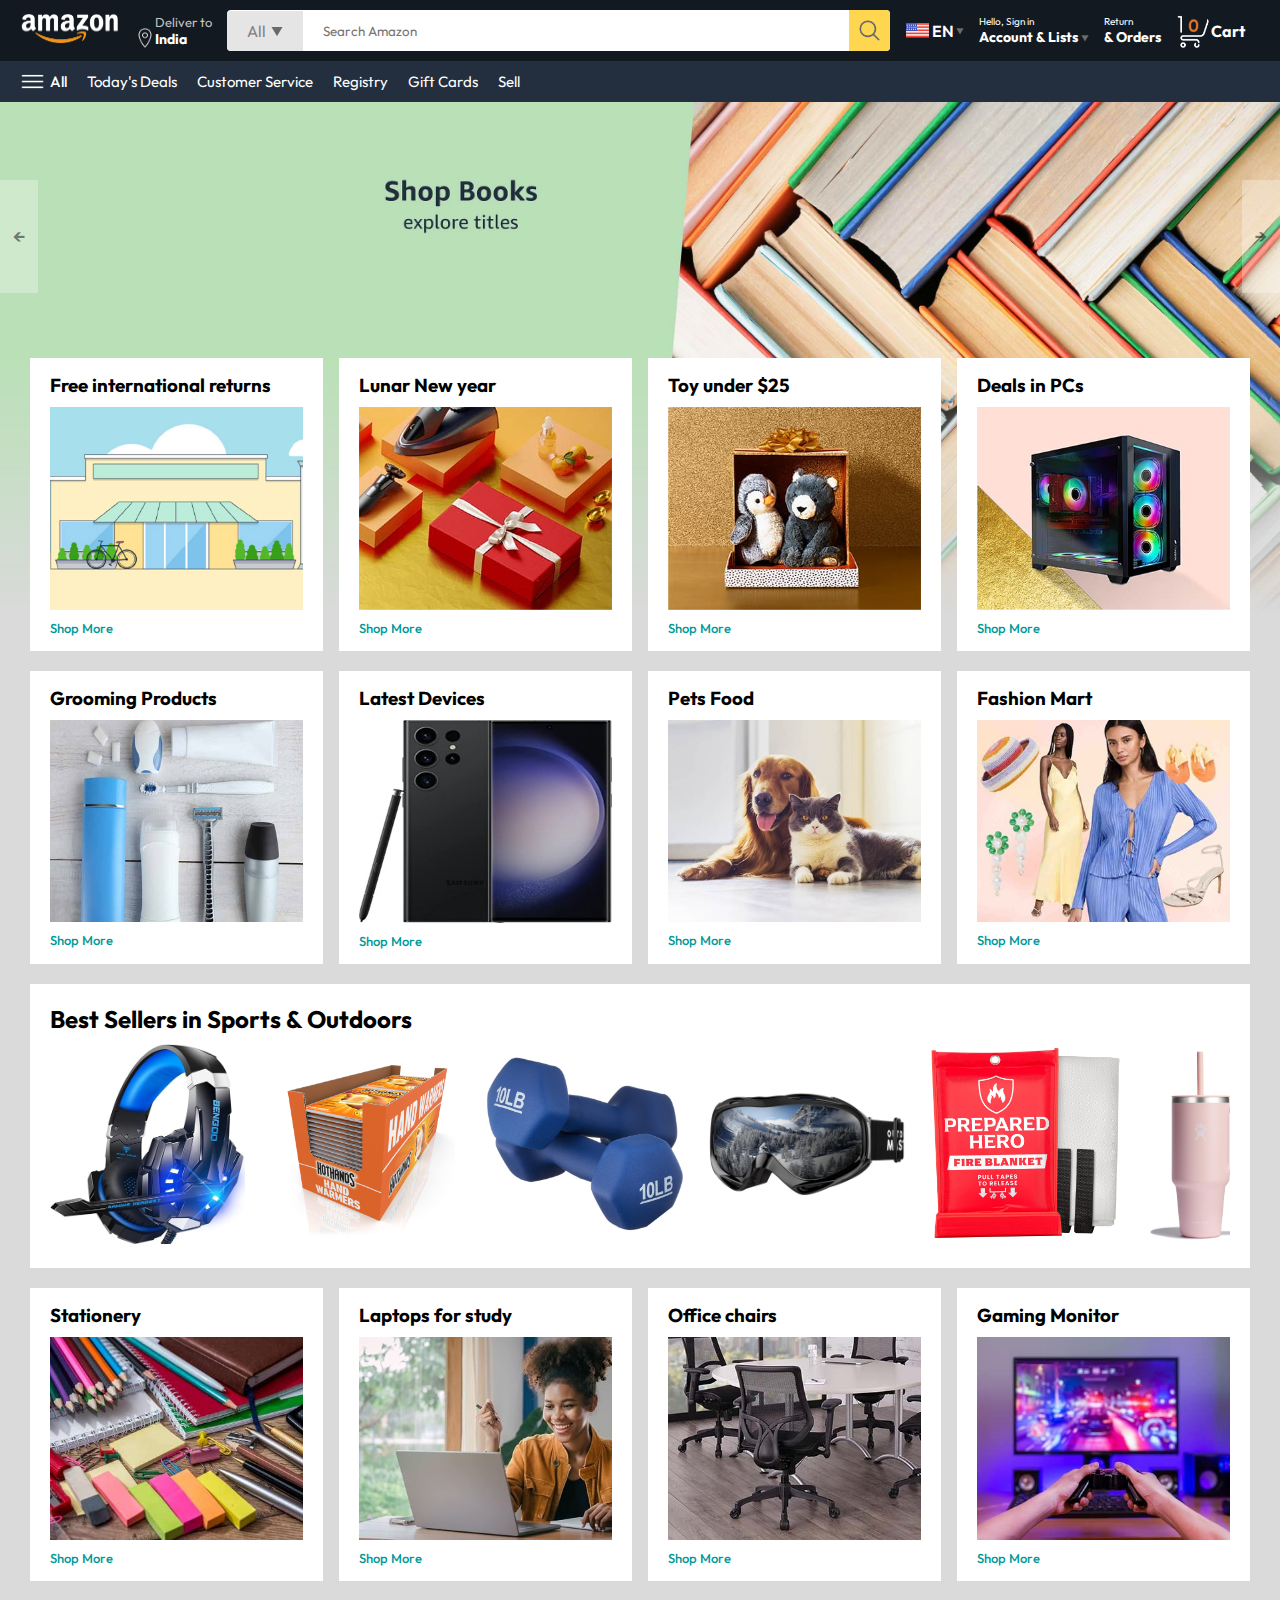
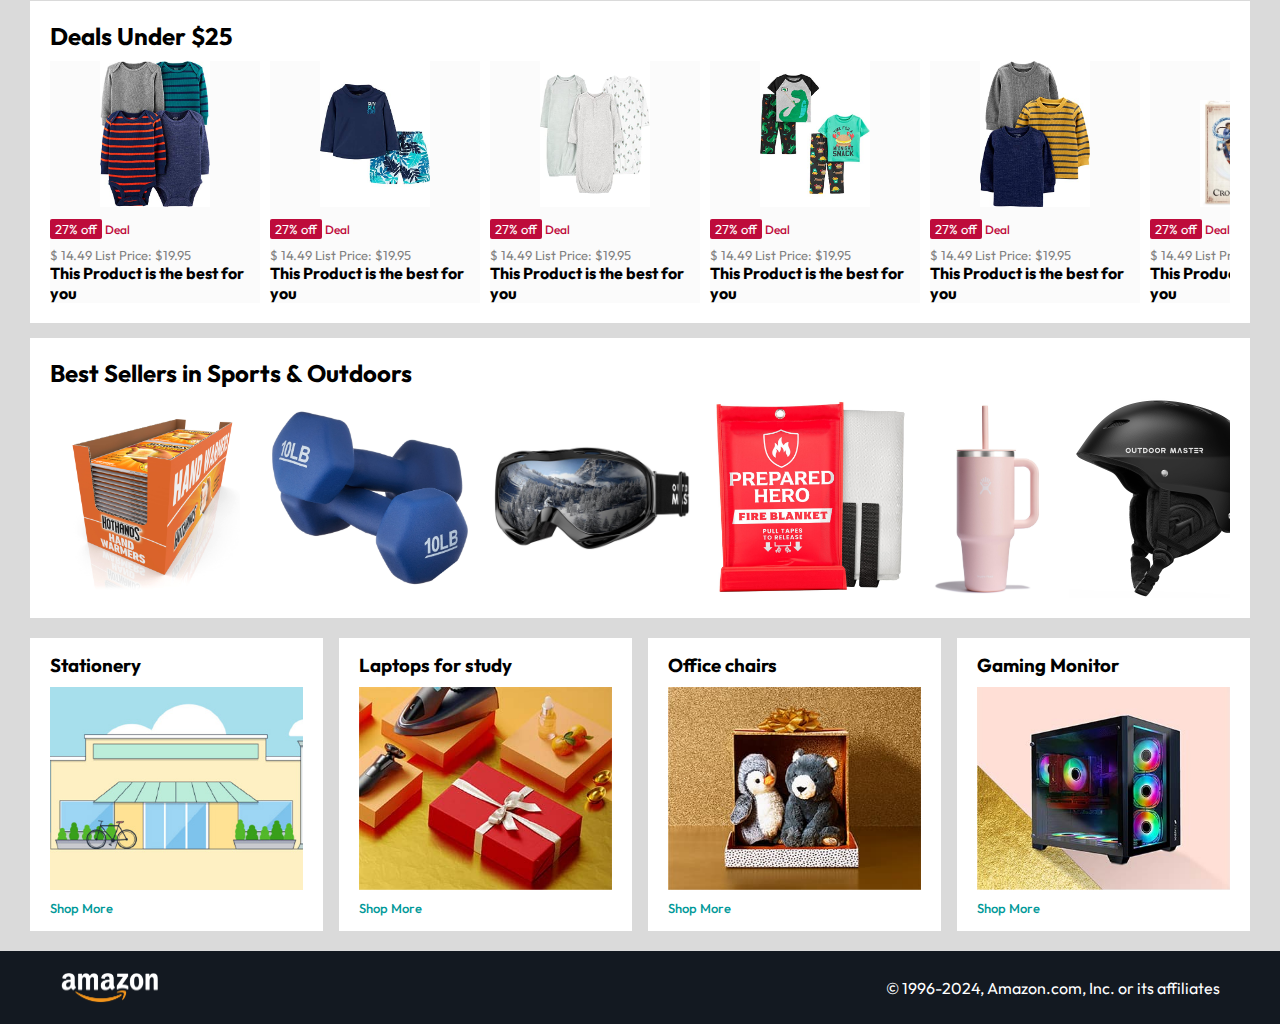
<file: index.html>
<!DOCTYPE html>
<html lang="en">
  <head>
    <meta charset="UTF-8" />
    <meta name="viewport" content="width=device-width, initial-scale=1.0" />
    <title>Amazon clone</title>

    <link rel="stylesheet" href="./css/style.css" />
  </head>
  <body>
    <nav>
      <a href="/">
        <img src="./assets/amazon_logo.png" alt="logo" width="100" />
      </a>

      <div class="nav-country">
        <img src="./assets/location_icon.png" height="20" alt="location" />
        <div>
          <p>Deliver to</p>
          <h1>India</h1>
        </div>
      </div>

      <div class="nav-search">
        <div class="nav-search-category">
          <p>All</p>
          <img src="./assets/dropdown_icon.png" height="12" />
        </div>
        <input
          type="text"
          class="nav-search-input"
          placeholder="Search Amazon"
        />
        <img src="./assets/search_icon.png" class="nav-search-icon" />
      </div>

      <div class="nav-language">
        <img src="./assets/us_flag.png" width="25px" />
        <p>EN</p>
        <img src="./assets/dropdown_icon.png" width="8px" />
      </div>

      <div class="nav-text">
        <p>Hello, Sign in</p>
        <h1>
          Account & Lists <img src="./assets/dropdown_icon.png" width="8px" />
        </h1>
      </div>

      <div class="nav-text">
        <p>Return</p>
        <h1>& Orders</h1>
      </div>

      <a href="" class="nav-cart">
        <img src="./assets/cart_icon.png" width="35px" />
        <h4>Cart</h4>
      </a>
    </nav>

    <div class="nav-bottom">
      <div>
        <img src="./assets/menu_icon.png" width="25px" />
        <p>All</p>
      </div>
      <p>Today's Deals</p>
      <p>Customer Service</p>
      <p>Registry</p>
      <p>Gift Cards</p>
      <p>Sell</p>
    </div>

    <div class="header-slider">
      <a href="#" class="control_prev">&#8592;</a>
      <a href="#" class="control_next">&#8594;</a>
      <ul>
        <img src="./assets/header1.jpg" class="header-img" />
        <img src="./assets/header2.jpg" class="header-img" />
        <img src="./assets/header3.jpg" class="header-img" />
        <img src="./assets/header4.jpg" class="header-img" />
        <img src="./assets/header5.jpg" class="header-img" />
        <img src="./assets/header6.jpg" class="header-img" />
      </ul>
    </div>

    <div class="box-row header-box">
      <div class="box-col">
        <h3>Free international returns</h3>
        <img src="./assets/box1-1.jpg" />
        <a href="/">Shop More</a>
      </div>
      <div class="box-col">
        <h3>Lunar New year</h3>
        <img src="./assets/box1-2.jpg" />
        <a href="/">Shop More</a>
      </div>
      <div class="box-col">
        <h3>Toy under $25</h3>
        <img src="./assets/box1-3.jpg" />
        <a href="/">Shop More</a>
      </div>
      <div class="box-col">
        <h3>Deals in PCs</h3>
        <img src="./assets/box1-4.jpg" />
        <a href="/">Shop More</a>
      </div>
    </div>

    <div class="box-row">
      <div class="box-col">
        <h3>Grooming Products</h3>
        <img src="./assets/box2-1.jpg" />
        <a href="/">Shop More</a>
      </div>
      <div class="box-col">
        <h3>Latest Devices</h3>
        <img src="./assets/box2-2.jpg" />
        <a href="/">Shop More</a>
      </div>
      <div class="box-col">
        <h3>Pets Food</h3>
        <img src="./assets/box2-3.jpg" />
        <a href="/">Shop More</a>
      </div>
      <div class="box-col">
        <h3>Fashion Mart</h3>
        <img src="./assets/box2-4.jpg" />
        <a href="/">Shop More</a>
      </div>
    </div>

    <div class="product-slider">
      <h2>Best Sellers in Sports & Outdoors</h2>
      <div class="products">
        <a href="/product.html">
          <img src="./assets/product_img.jpg" />
        </a>
        <img src="./assets/product1-1.jpg" />
        <img src="./assets/product1-2.jpg" />
        <img src="./assets/product1-3.jpg" />
        <img src="./assets/product1-4.jpg" />
        <img src="./assets/product1-5.jpg" />
        <img src="./assets/product1-6.jpg" />
        <img src="./assets/product1-7.jpg" />
        <img src="./assets/product1-8.jpg" />
        <img src="./assets/product1-9.jpg" />
        <img src="./assets/product1-10.jpg" />
      </div>
    </div>

    <div class="box-row">
      <div class="box-col">
        <h3>Stationery</h3>
        <img src="./assets/box3-1.jpg" />
        <a href="/">Shop More</a>
      </div>
      <div class="box-col">
        <h3>Laptops for study</h3>
        <img src="./assets/box3-2.jpg" />
        <a href="/">Shop More</a>
      </div>
      <div class="box-col">
        <h3>Office chairs</h3>
        <img src="./assets/box3-3.jpg" />
        <a href="/">Shop More</a>
      </div>
      <div class="box-col">
        <h3>Gaming Monitor</h3>
        <img src="./assets/box3-4.jpg" />
        <a href="/">Shop More</a>
      </div>
    </div>

    <div class="product-slider-with-price">
      <h2>Deals Under $25</h2>
      <div class="products">
        <div class="product-card">
          <div class="product-img-container">
            <img src="./assets/product2-1.jpg" />
          </div>
          <div class="product-offer">
            <p>27% off</p>
            <span>Deal</span>
          </div>
          <p class="product-price">$ <span>14.49</span> List Price: $19.95</p>
          <h4>This Product is the best for you</h4>
        </div>

        <div class="product-card">
          <div class="product-img-container">
            <img src="./assets/product2-2.jpg" />
          </div>
          <div class="product-offer">
            <p>27% off</p>
            <span>Deal</span>
          </div>
          <p class="product-price">$ <span>14.49</span> List Price: $19.95</p>
          <h4>This Product is the best for you</h4>
        </div>

        <div class="product-card">
          <div class="product-img-container">
            <img src="./assets/product2-3.jpg" />
          </div>
          <div class="product-offer">
            <p>27% off</p>
            <span>Deal</span>
          </div>
          <p class="product-price">$ <span>14.49</span> List Price: $19.95</p>
          <h4>This Product is the best for you</h4>
        </div>

        <div class="product-card">
          <div class="product-img-container">
            <img src="./assets/product2-4.jpg" />
          </div>
          <div class="product-offer">
            <p>27% off</p>
            <span>Deal</span>
          </div>
          <p class="product-price">$ <span>14.49</span> List Price: $19.95</p>
          <h4>This Product is the best for you</h4>
        </div>

        <div class="product-card">
          <div class="product-img-container">
            <img src="./assets/product2-5.jpg" />
          </div>
          <div class="product-offer">
            <p>27% off</p>
            <span>Deal</span>
          </div>
          <p class="product-price">$ <span>14.49</span> List Price: $19.95</p>
          <h4>This Product is the best for you</h4>
        </div>

        <div class="product-card">
          <div class="product-img-container">
            <img src="./assets/product2-6.jpg" />
          </div>
          <div class="product-offer">
            <p>27% off</p>
            <span>Deal</span>
          </div>
          <p class="product-price">$ <span>14.49</span> List Price: $19.95</p>
          <h4>This Product is the best for you</h4>
        </div>

        <div class="product-card">
          <div class="product-img-container">
            <img src="./assets/product2-7.jpg" />
          </div>
          <div class="product-offer">
            <p>27% off</p>
            <span>Deal</span>
          </div>
          <p class="product-price">$ <span>14.49</span> List Price: $19.95</p>
          <h4>This Product is the best for you</h4>
        </div>

        <div class="product-card">
          <div class="product-img-container">
            <img src="./assets/product2-8.jpg" />
          </div>
          <div class="product-offer">
            <p>27% off</p>
            <span>Deal</span>
          </div>
          <p class="product-price">$ <span>14.49</span> List Price: $19.95</p>
          <h4>This Product is the best for you</h4>
        </div>

        <div class="product-card">
          <div class="product-img-container">
            <img src="./assets/product2-9.jpg" />
          </div>
          <div class="product-offer">
            <p>27% off</p>
            <span>Deal</span>
          </div>
          <p class="product-price">$ <span>14.49</span> List Price: $19.95</p>
          <h4>This Product is the best for you</h4>
        </div>

        <div class="product-card">
          <div class="product-img-container">
            <img src="./assets/product2-10.jpg" />
          </div>
          <div class="product-offer">
            <p>27% off</p>
            <span>Deal</span>
          </div>
          <p class="product-price">$ <span>14.49</span> List Price: $19.95</p>
          <h4>This Product is the best for you</h4>
        </div>

        <div class="product-card">
          <div class="product-img-container">
            <img src="./assets/product2-11.jpg" />
          </div>
          <div class="product-offer">
            <p>27% off</p>
            <span>Deal</span>
          </div>
          <p class="product-price">$ <span>14.49</span> List Price: $19.95</p>
          <h4>This Product is the best for you</h4>
        </div>

        <div class="product-card">
          <div class="product-img-container">
            <img src="./assets/product2-12.jpg" />
          </div>
          <div class="product-offer">
            <p>27% off</p>
            <span>Deal</span>
          </div>
          <p class="product-price">$ <span>14.49</span> List Price: $19.95</p>
          <h4>This Product is the best for you</h4>
        </div>
      </div>
    </div>

    <div class="product-slider">
      <h2>Best Sellers in Sports & Outdoors</h2>
      <div class="products">
        <img src="./assets/product1-1.jpg" />
        <img src="./assets/product1-2.jpg" />
        <img src="./assets/product1-3.jpg" />
        <img src="./assets/product1-4.jpg" />
        <img src="./assets/product1-5.jpg" />
        <img src="./assets/product1-6.jpg" />
        <img src="./assets/product1-7.jpg" />
        <img src="./assets/product1-8.jpg" />
        <img src="./assets/product1-9.jpg" />
        <img src="./assets/product1-10.jpg" />
      </div>
    </div>

    <div class="box-row">
      <div class="box-col">
        <h3>Stationery</h3>
        <img src="./assets/box1-1.jpg" />
        <a href="/">Shop More</a>
      </div>
      <div class="box-col">
        <h3>Laptops for study</h3>
        <img src="./assets/box1-2.jpg" />
        <a href="/">Shop More</a>
      </div>
      <div class="box-col">
        <h3>Office chairs</h3>
        <img src="./assets/box1-3.jpg" />
        <a href="/">Shop More</a>
      </div>
      <div class="box-col">
        <h3>Gaming Monitor</h3>
        <img src="./assets/box1-4.jpg" />
        <a href="/">Shop More</a>
      </div>
    </div>

    <footer>
      <img src="./assets/amazon_logo.png" width="100" />
      <p>© 1996-2024, Amazon.com, Inc. or its affiliates</p>
    </footer>

    <script src="./js/index.js"></script>
  </body>
</html>
</file>
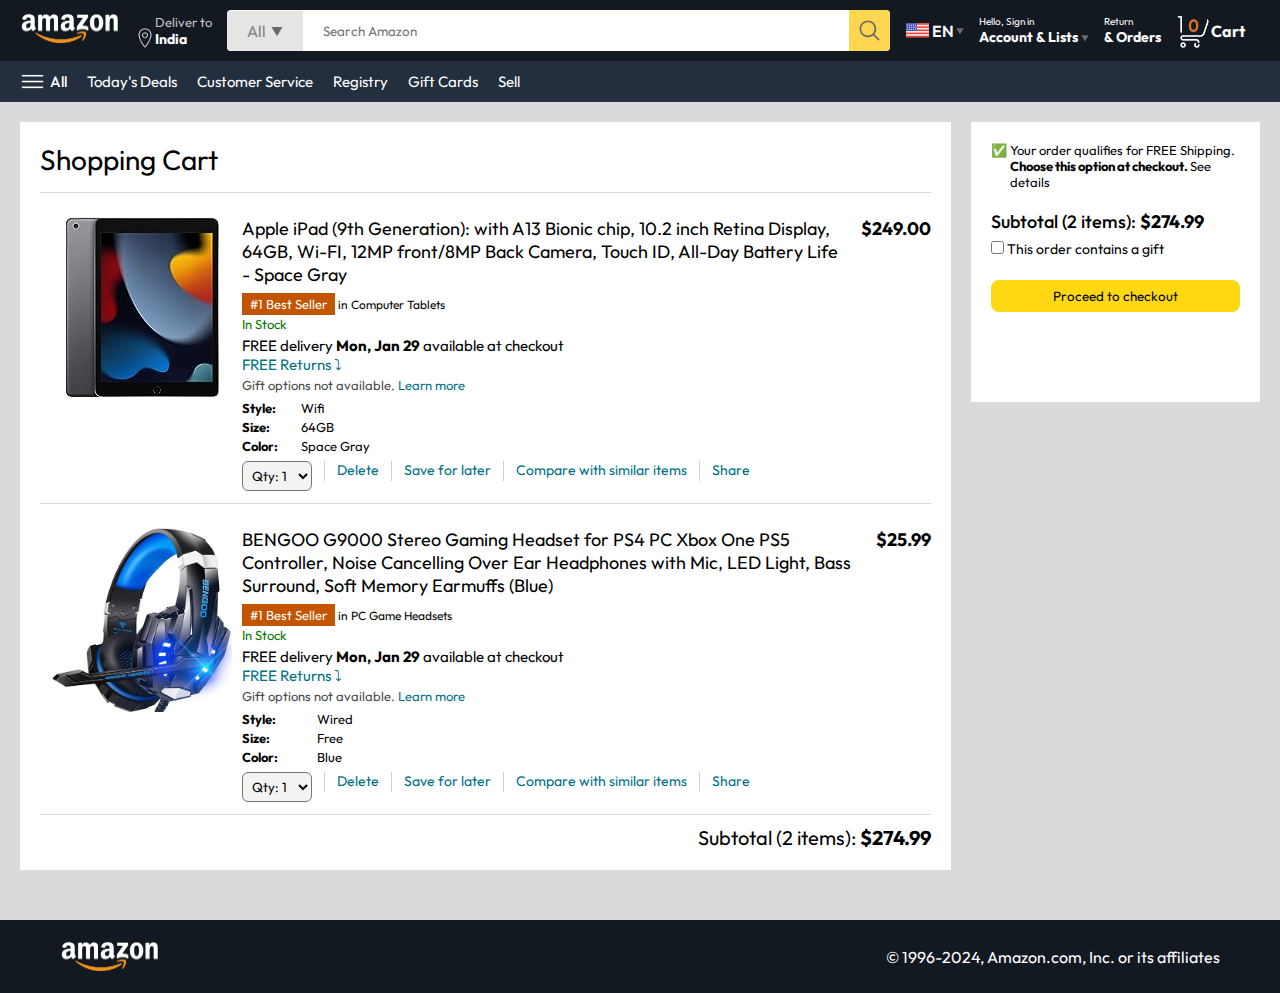
<file: cart.html>
<!DOCTYPE html>
<html lang="en">
  <head>
    <meta charset="UTF-8" />
    <meta name="viewport" content="width=device-width, initial-scale=1.0" />
    <title>Cart</title>

    <link rel="stylesheet" href="./css/style.css" />
    <link rel="stylesheet" href="./css/cart.css" />
  </head>
  <body>
    <nav>
      <a href="/">
        <img src="./assets/amazon_logo.png" alt="logo" width="100" />
      </a>

      <div class="nav-country">
        <img src="./assets/location_icon.png" height="20" alt="location" />
        <div>
          <p>Deliver to</p>
          <h1>India</h1>
        </div>
      </div>

      <div class="nav-search">
        <div class="nav-search-category">
          <p>All</p>
          <img src="./assets/dropdown_icon.png" height="12" />
        </div>
        <input
          type="text"
          class="nav-search-input"
          placeholder="Search Amazon"
        />
        <img src="./assets/search_icon.png" class="nav-search-icon" />
      </div>

      <div class="nav-language">
        <img src="./assets/us_flag.png" width="25px" />
        <p>EN</p>
        <img src="./assets/dropdown_icon.png" width="8px" />
      </div>

      <div class="nav-text">
        <p><a href="./signin.html">Hello, Sign in</a></p>
        <h1>
          Account & Lists <img src="./assets/dropdown_icon.png" width="8px" />
        </h1>
      </div>

      <div class="nav-text">
        <p>Return</p>
        <h1>& Orders</h1>
      </div>

      <a href="" class="nav-cart">
        <img src="./assets/cart_icon.png" width="35px" />
        <h4>Cart</h4>
      </a>
    </nav>

    <div class="nav-bottom">
      <div>
        <img src="./assets/menu_icon.png" width="25px" />
        <p>All</p>
      </div>
      <p>Today's Deals</p>
      <p>Customer Service</p>
      <p>Registry</p>
      <p>Gift Cards</p>
      <p>Sell</p>
    </div>

    <div class="cart">
      <div class="cart-left">
        <h1>Shopping Cart</h1>

        <hr />

        <div class="product-cart-list">
          <img src="./assets/ipad_img.jpg" width="180px" />

          <div>
            <div class="product-cart-title-price">
              <p>
                Apple iPad (9th Generation): with A13 Bionic chip, 10.2 inch
                Retina Display, 64GB, Wi-FI, 12MP front/8MP Back Camera, Touch
                ID, All-Day Battery Life - Space Gray
              </p>

              <p><b>$249.00</b></p>
            </div>

            <p class="product-cart-bestseller">
              <span>#1 Best Seller</span> in Computer Tablets
            </p>

            <p class="product-cart-stock">In Stock</p>

            <p class="product-cart-delivery">
              FREE delivery <b>Mon, Jan 29</b> available at checkout
            </p>

            <p class="product-cart-return">FREE Returns &cudarrr;</p>

            <p class="product-cart-gift-option">
              Gift options not available. <span>Learn more</span>
            </p>

            <div class="product-cart-specs">
              <p><b>Style:</b></p>
              <p>Wifi</p>
              <p><b>Size:</b></p>
              <p>64GB</p>
              <p><b>Color:</b></p>
              <p>Space Gray</p>
            </div>

            <div class="cart-list-action">
              <select>
                <option value="Qty: 1">Qty: 1</option>
                <option value="Qty: 2">Qty: 2</option>
                <option value="Qty: 3">Qty: 3</option>
                <option value="Qty: 4">Qty: 4</option>
                <option value="Qty: 5">Qty: 5</option>
              </select>

              <hr />

              <p class="action-btn">Delete</p>

              <hr />

              <p class="action-btn">Save for later</p>

              <hr />

              <p class="action-btn">Compare with similar items</p>

              <hr />

              <p class="action-btn">Share</p>
            </div>
          </div>
        </div>

        <hr />

        <div class="product-cart-list">
          <img src="./assets/product_img.jpg" width="180px" />

          <div>
            <div class="product-cart-title-price">
              <p>
                BENGOO G9000 Stereo Gaming Headset for PS4 PC Xbox One PS5
                Controller, Noise Cancelling Over Ear Headphones with Mic, LED
                Light, Bass Surround, Soft Memory Earmuffs (Blue)
              </p>

              <p><b>$25.99</b></p>
            </div>

            <p class="product-cart-bestseller">
              <span>#1 Best Seller</span> in PC Game Headsets
            </p>

            <p class="product-cart-stock">In Stock</p>

            <p class="product-cart-delivery">
              FREE delivery <b>Mon, Jan 29</b> available at checkout
            </p>

            <p class="product-cart-return">FREE Returns &cudarrr;</p>

            <p class="product-cart-gift-option">
              Gift options not available. <span>Learn more</span>
            </p>

            <div class="product-cart-specs">
              <p><b>Style:</b></p>
              <p>Wired</p>
              <p><b>Size:</b></p>
              <p>Free</p>
              <p><b>Color:</b></p>
              <p>Blue</p>
            </div>

            <div class="cart-list-action">
              <select>
                <option value="Qty: 1">Qty: 1</option>
                <option value="Qty: 2">Qty: 2</option>
                <option value="Qty: 3">Qty: 3</option>
                <option value="Qty: 4">Qty: 4</option>
                <option value="Qty: 5">Qty: 5</option>
              </select>

              <hr />

              <p class="action-btn">Delete</p>

              <hr />

              <p class="action-btn">Save for later</p>

              <hr />

              <p class="action-btn">Compare with similar items</p>

              <hr />

              <p class="action-btn">Share</p>
            </div>
          </div>
        </div>

        <hr />

        <div class="cart-list-subtotal">Subtotal (2 items): <b>$274.99</b></div>
      </div>

      <div class="cart-right">
        <div class="cart-free-delivery">
          <p>&#9989;</p>
          <p>
            Your order qualifies for FREE Shipping.
            <b>Choose this option at checkout. </b> See details
          </p>
        </div>

        <p class="cart-subtotal">Subtotal (2 items): <b>$274.99</b></p>

        <p class="cart-right-gift">
          <input type="checkbox" /> This order contains a gift
        </p>

        <button>Proceed to checkout</button>
      </div>
    </div>

    <footer class="footer-cart">
      <img src="./assets/amazon_logo.png" width="100" />
      <p>© 1996-2024, Amazon.com, Inc. or its affiliates</p>
    </footer>
  </body>
</html>
</file>
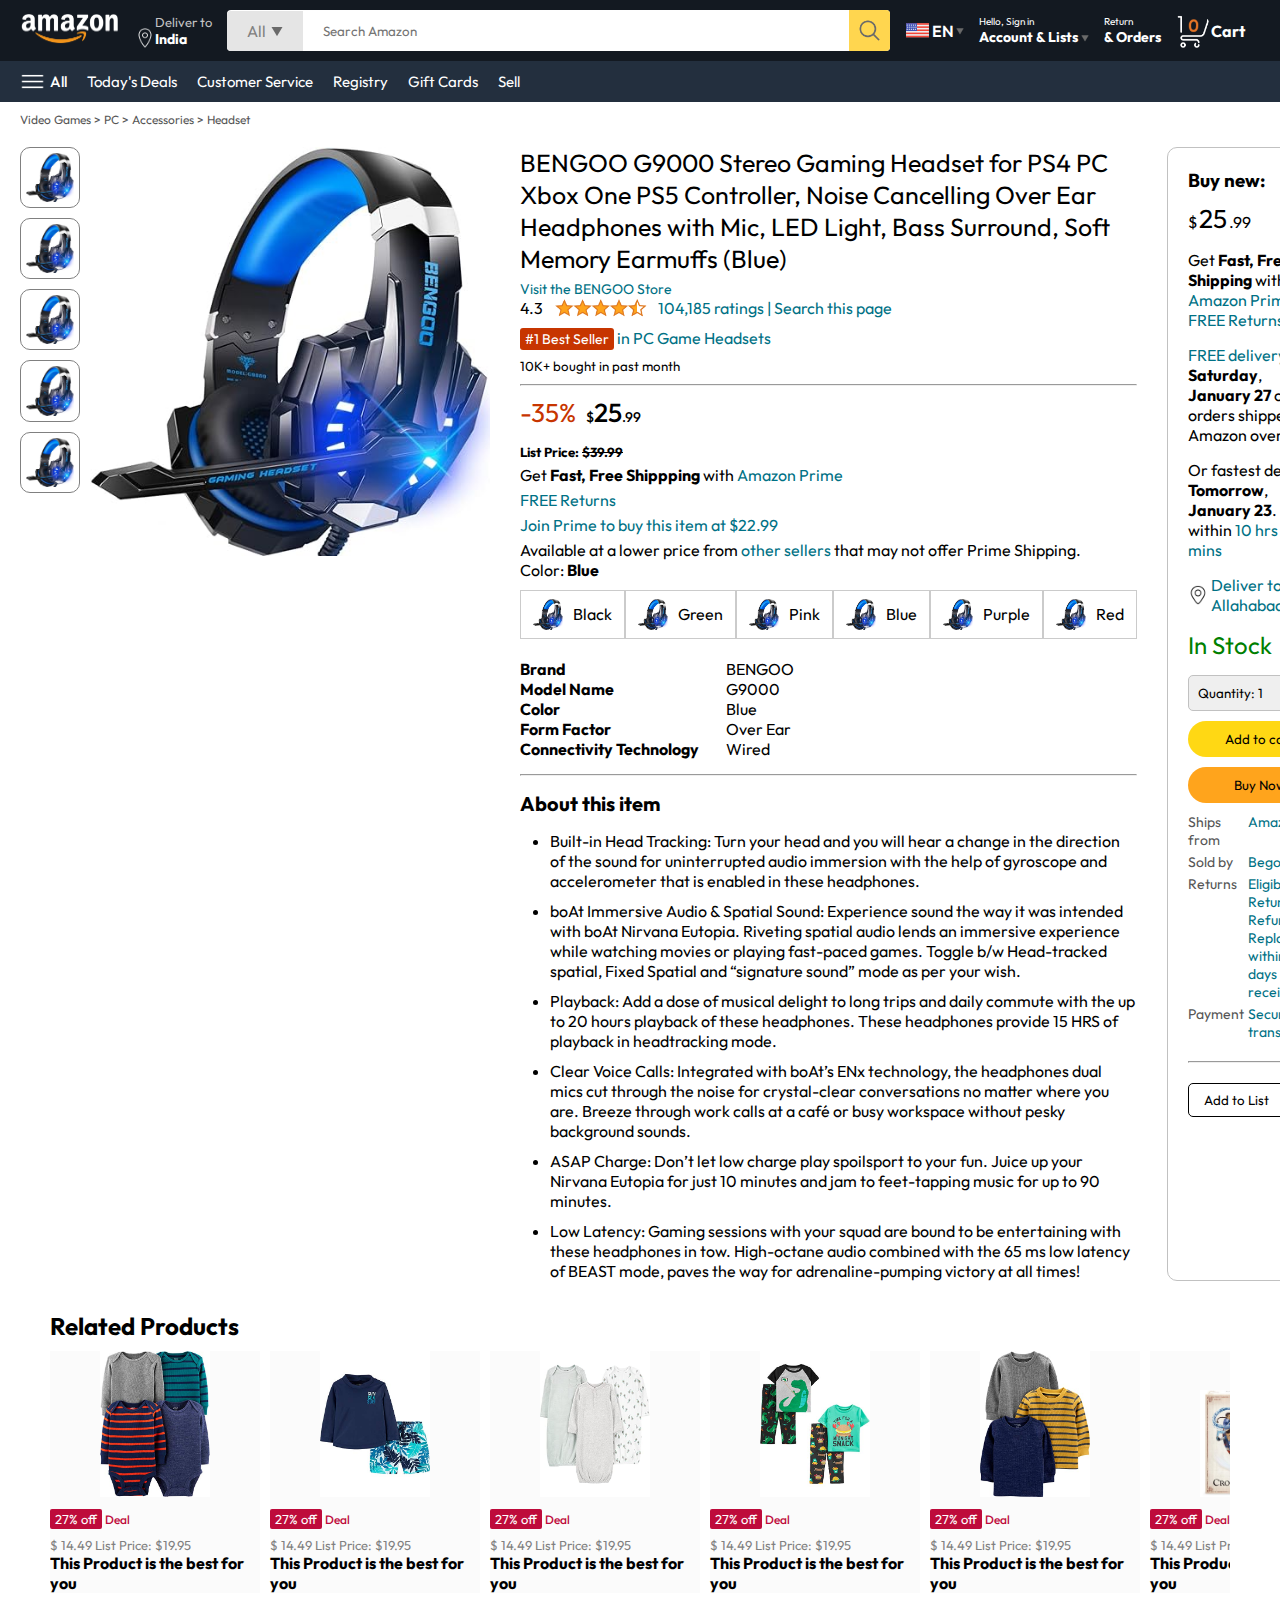
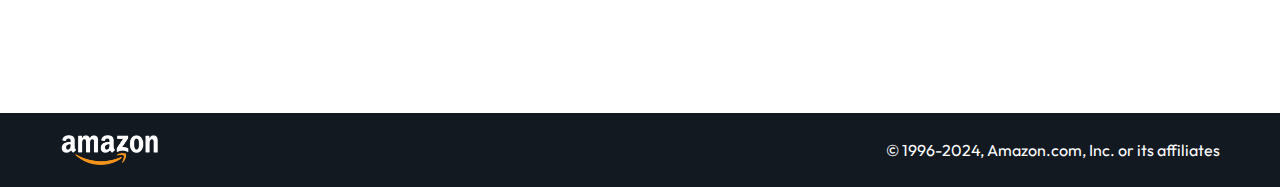
<file: product.html>
<!DOCTYPE html>
<html lang="en">
  <head>
    <meta charset="UTF-8" />
    <meta name="viewport" content="width=device-width, initial-scale=1.0" />
    <title>Product Page</title>

    <link rel="stylesheet" href="./css/style.css" />
    <link rel="stylesheet" href="./css/product.css" />
  </head>
  <body>
    <nav>
      <a href="/">
        <img src="./assets/amazon_logo.png" alt="logo" width="100" />
      </a>

      <div class="nav-country">
        <img src="./assets/location_icon.png" height="20" alt="location" />
        <div>
          <p>Deliver to</p>
          <h1>India</h1>
        </div>
      </div>

      <div class="nav-search">
        <div class="nav-search-category">
          <p>All</p>
          <img src="./assets/dropdown_icon.png" height="12" />
        </div>
        <input
          type="text"
          class="nav-search-input"
          placeholder="Search Amazon"
        />
        <img src="./assets/search_icon.png" class="nav-search-icon" />
      </div>

      <div class="nav-language">
        <img src="./assets/us_flag.png" width="25px" />
        <p>EN</p>
        <img src="./assets/dropdown_icon.png" width="8px" />
      </div>

      <div class="nav-text">
        <p>Hello, Sign in</p>
        <h1>
          Account & Lists <img src="./assets/dropdown_icon.png" width="8px" />
        </h1>
      </div>

      <div class="nav-text">
        <p>Return</p>
        <h1>& Orders</h1>
      </div>

      <a href="" class="nav-cart">
        <img src="./assets/cart_icon.png" width="35px" />
        <h4>Cart</h4>
      </a>
    </nav>

    <div class="nav-bottom">
      <div>
        <img src="./assets/menu_icon.png" width="25px" />
        <p>All</p>
      </div>
      <p>Today's Deals</p>
      <p>Customer Service</p>
      <p>Registry</p>
      <p>Gift Cards</p>
      <p>Sell</p>
    </div>

    <p class="breadcrum">Video Games > PC > Accessories > Headset</p>

    <div class="product-display">
      <div class="product-d-image">
        <div class="product-icons">
          <img src="./assets/product_img.jpg" width="60" />
          <img src="./assets/product_img.jpg" width="60" />
          <img src="./assets/product_img.jpg" width="60" />
          <img src="./assets/product_img.jpg" width="60" />
          <img src="./assets/product_img.jpg" width="60" />
        </div>

        <div class="product-main-image">
          <img src="./assets/product_img.jpg" width="400" />
        </div>
      </div>

      <div class="product-d-details">
        <p class="product-title">
          BENGOO G9000 Stereo Gaming Headset for PS4 PC Xbox One PS5 Controller,
          Noise Cancelling Over Ear Headphones with Mic, LED Light, Bass
          Surround, Soft Memory Earmuffs (Blue)
        </p>

        <p class="brand-store">Visit the BENGOO Store</p>

        <div class="product-rating">
          <div>
            <div>
              4.3
              <img src="./assets/rating_img.png" height="20px" />
            </div>

            <p>104,185 ratings | Search this page</p>
          </div>

          <p><span>#1 Best Seller</span> in PC Game Headsets</p>

          <h5>10K+ bought in past month</h5>

          <hr />
        </div>

        <div class="product-d-price">
          <div>
            <p>-35%</p>

            <h1>$<span>25</span>.99</h1>
          </div>

          <h5>List Price: <span>$39.99</span></h5>

          <p>Get <b>Fast, Free Shippping</b> with <span>Amazon Prime</span></p>

          <p><span>FREE Returns</span></p>

          <p><span>Join Prime to buy this item at $22.99</span></p>

          <p>
            Available at a lower price from <span>other sellers</span> that may
            not offer Prime Shipping.
          </p>
        </div>

        <div class="product-color-section">
          <p>Color: <b>Blue</b></p>
          <div class="product-color-options">
            <div class="option">
              <img src="./assets/product_img.jpg" width="30px" />
              <p>Black</p>
            </div>

            <div class="option">
              <img src="./assets/product_img.jpg" width="30px" />
              <p>Green</p>
            </div>

            <div class="option">
              <img src="./assets/product_img.jpg" width="30px" />
              <p>Pink</p>
            </div>

            <div class="option">
              <img src="./assets/product_img.jpg" width="30px" />
              <p>Blue</p>
            </div>

            <div class="option">
              <img src="./assets/product_img.jpg" width="30px" />
              <p>Purple</p>
            </div>

            <div class="option">
              <img src="./assets/product_img.jpg" width="30px" />
              <p>Red</p>
            </div>
          </div>
        </div>

        <br />

        <div class="product-info">
          <p><b>Brand</b></p>
          <p>BENGOO</p>
          <p><b>Model Name</b></p>
          <p>G9000</p>
          <p><b>Color</b></p>
          <p>Blue</p>
          <p><b>Form Factor</b></p>
          <p>Over Ear</p>
          <p><b>Connectivity Technology</b></p>
          <p>Wired</p>
        </div>

        <hr />

        <div class="product-desc">
          <h1>About this item</h1>
          <ul>
            <li>
              Built-in Head Tracking: Turn your head and you will hear a change
              in the direction of the sound for uninterrupted audio immersion
              with the help of gyroscope and accelerometer that is enabled in
              these headphones.
            </li>

            <li>
              boAt Immersive Audio & Spatial Sound: Experience sound the way it
              was intended with boAt Nirvana Eutopia. Riveting spatial audio
              lends an immersive experience while watching movies or playing
              fast-paced games. Toggle b/w Head-tracked spatial, Fixed Spatial
              and “signature sound” mode as per your wish.
            </li>

            <li>
              Playback: Add a dose of musical delight to long trips and daily
              commute with the up to 20 hours playback of these headphones.
              These headphones provide 15 HRS of playback in headtracking mode.
            </li>

            <li>
              Clear Voice Calls: Integrated with boAt’s ENx technology, the
              headphones dual mics cut through the noise for crystal-clear
              conversations no matter where you are. Breeze through work calls
              at a café or busy workspace without pesky background sounds.
            </li>

            <li>
              ASAP Charge: Don’t let low charge play spoilsport to your fun.
              Juice up your Nirvana Eutopia for just 10 minutes and jam to
              feet-tapping music for up to 90 minutes.
            </li>

            <li>
              Low Latency: Gaming sessions with your squad are bound to be
              entertaining with these headphones in tow. High-octane audio
              combined with the 65 ms low latency of BEAST mode, paves the way
              for adrenaline-pumping victory at all times!
            </li>
          </ul>
        </div>
      </div>

      <div class="product-d-purchase">
        <div class="title">
          <h3>Buy new:</h3>
          <img src="./assets/circle_icon.png" width="20px" />
        </div>

        <h1 class="price">$<span>25</span>.99</h1>

        <div class="gap">
          <p>Get <b>Fast, Free Shipping</b> with <span>Amazon Prime</span></p>

          <p><span>FREE Returns</span></p>
        </div>

        <div class="gap">
          <p><span>FREE delivery</span> <b>Saturday</b>,</p>

          <p><b>January 27</b> on orders shipped by Amazon over $35</p>
        </div>

        <div class="gap">
          <p>
            Or fastest delivery <b>Tomorrow</b>, <b>January 23</b>. Order within
            <span>10 hrs 56 mins</span>
          </p>
        </div>

        <div class="delivery-location">
          <img src="./assets/location_icon_dark.png" width="20px" />

          <p><span>Deliver to Allahabad, India</span></p>
        </div>

        <h2 class="product-stock">In Stock</h2>

        <select class="product-quantity">
          <option value="1">Quantity: 1</option>
          <option value="2">Quantity: 2</option>
          <option value="3">Quantity: 3</option>
        </select>

        <button class="btn">Add to cart</button>
        <button class="btn product-buy">Buy Now</button>

        <div class="product-seller-info">
          <p>Ships from</p>
          <p><span>Amazon</span></p>
          <p>Sold by</p>
          <p><span>Begoo Inc.</span></p>
          <p>Returns</p>
          <p>
            <span>
              Eligible for Return, Refund or Replacement within 30 days of
              receipt
            </span>
          </p>
          <p>Payment</p>
          <p><span>Secure transaction</span></p>
        </div>

        <hr />

        <button class="product-add-list">Add to List</button>
      </div>
    </div>

    <div class="product-slider-with-price">
      <h2>Related Products</h2>
      <div class="products">
        <div class="product-card">
          <div class="product-img-container">
            <img src="./assets/product2-1.jpg" />
          </div>
          <div class="product-offer">
            <p>27% off</p>
            <span>Deal</span>
          </div>
          <p class="product-price">$ <span>14.49</span> List Price: $19.95</p>
          <h4>This Product is the best for you</h4>
        </div>

        <div class="product-card">
          <div class="product-img-container">
            <img src="./assets/product2-2.jpg" />
          </div>
          <div class="product-offer">
            <p>27% off</p>
            <span>Deal</span>
          </div>
          <p class="product-price">$ <span>14.49</span> List Price: $19.95</p>
          <h4>This Product is the best for you</h4>
        </div>

        <div class="product-card">
          <div class="product-img-container">
            <img src="./assets/product2-3.jpg" />
          </div>
          <div class="product-offer">
            <p>27% off</p>
            <span>Deal</span>
          </div>
          <p class="product-price">$ <span>14.49</span> List Price: $19.95</p>
          <h4>This Product is the best for you</h4>
        </div>

        <div class="product-card">
          <div class="product-img-container">
            <img src="./assets/product2-4.jpg" />
          </div>
          <div class="product-offer">
            <p>27% off</p>
            <span>Deal</span>
          </div>
          <p class="product-price">$ <span>14.49</span> List Price: $19.95</p>
          <h4>This Product is the best for you</h4>
        </div>

        <div class="product-card">
          <div class="product-img-container">
            <img src="./assets/product2-5.jpg" />
          </div>
          <div class="product-offer">
            <p>27% off</p>
            <span>Deal</span>
          </div>
          <p class="product-price">$ <span>14.49</span> List Price: $19.95</p>
          <h4>This Product is the best for you</h4>
        </div>

        <div class="product-card">
          <div class="product-img-container">
            <img src="./assets/product2-6.jpg" />
          </div>
          <div class="product-offer">
            <p>27% off</p>
            <span>Deal</span>
          </div>
          <p class="product-price">$ <span>14.49</span> List Price: $19.95</p>
          <h4>This Product is the best for you</h4>
        </div>

        <div class="product-card">
          <div class="product-img-container">
            <img src="./assets/product2-7.jpg" />
          </div>
          <div class="product-offer">
            <p>27% off</p>
            <span>Deal</span>
          </div>
          <p class="product-price">$ <span>14.49</span> List Price: $19.95</p>
          <h4>This Product is the best for you</h4>
        </div>

        <div class="product-card">
          <div class="product-img-container">
            <img src="./assets/product2-8.jpg" />
          </div>
          <div class="product-offer">
            <p>27% off</p>
            <span>Deal</span>
          </div>
          <p class="product-price">$ <span>14.49</span> List Price: $19.95</p>
          <h4>This Product is the best for you</h4>
        </div>

        <div class="product-card">
          <div class="product-img-container">
            <img src="./assets/product2-9.jpg" />
          </div>
          <div class="product-offer">
            <p>27% off</p>
            <span>Deal</span>
          </div>
          <p class="product-price">$ <span>14.49</span> List Price: $19.95</p>
          <h4>This Product is the best for you</h4>
        </div>

        <div class="product-card">
          <div class="product-img-container">
            <img src="./assets/product2-10.jpg" />
          </div>
          <div class="product-offer">
            <p>27% off</p>
            <span>Deal</span>
          </div>
          <p class="product-price">$ <span>14.49</span> List Price: $19.95</p>
          <h4>This Product is the best for you</h4>
        </div>

        <div class="product-card">
          <div class="product-img-container">
            <img src="./assets/product2-11.jpg" />
          </div>
          <div class="product-offer">
            <p>27% off</p>
            <span>Deal</span>
          </div>
          <p class="product-price">$ <span>14.49</span> List Price: $19.95</p>
          <h4>This Product is the best for you</h4>
        </div>

        <div class="product-card">
          <div class="product-img-container">
            <img src="./assets/product2-12.jpg" />
          </div>
          <div class="product-offer">
            <p>27% off</p>
            <span>Deal</span>
          </div>
          <p class="product-price">$ <span>14.49</span> List Price: $19.95</p>
          <h4>This Product is the best for you</h4>
        </div>
      </div>
    </div>

    <footer class="product-footer">
      <img src="./assets/amazon_logo.png" width="100" />
      <p>© 1996-2024, Amazon.com, Inc. or its affiliates</p>
    </footer>

    <script>
      const scrollContainer = document.querySelectorAll(".products");

      for (const item of scrollContainer) {
        item.addEventListener("wheel", (e) => {
          e.preventDefault();
          item.scrollLeft += e.deltaY;
        });
      }
    </script>
  </body>
</html>
</file>
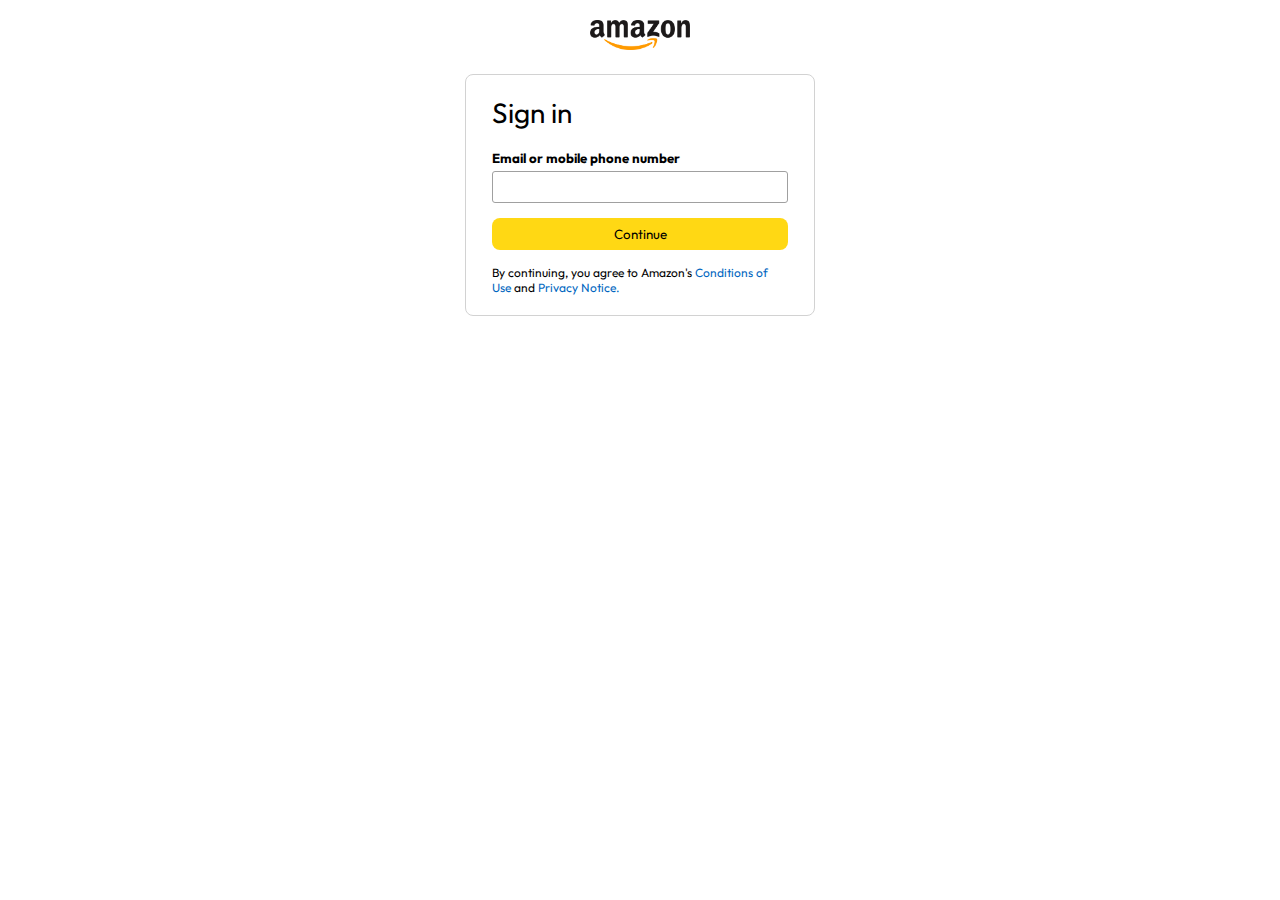
<file: signin.html>
<!DOCTYPE html>
<html lang="en">
  <head>
    <meta charset="UTF-8" />
    <meta name="viewport" content="width=device-width, initial-scale=1.0" />
    <title>Sign In</title>

    <link rel="stylesheet" href="./css/signin.css" />
  </head>
  <body>
    <a href="/"
      ><img src="./assets/amazon_logo_dark.png" class="logo" width="100px"
    /></a>

    <div class="signin-conatiner">
      <h1 class="signin-title">Sign in</h1>

      <h5 class="input-label">Email or mobile phone number</h5>

      <input type="text" />

      <button>Continue</button>

      <p class="signin-condition">
        By continuing, you agree to Amazon's <span>Conditions of Use</span> and
        <span>Privacy Notice.</span>
      </p>
    </div>
  </body>
</html>
</file>
<file: css/style.css>
@import url("https://fonts.googleapis.com/css2?family=Outfit:wght@100..900&display=swap");

* {
  padding: 0;
  margin: 0;
  box-sizing: border-box;
  font-family: "Outfit", sans-serif;
}

body {
  background: #dadada;
}

a {
  text-decoration: none;
  color: inherit;
}

nav {
  display: flex;
  align-items: center;
  justify-content: space-between;
  background: #131921;
  padding: 10px 20px;
  color: #fff;
}

.nav-country {
  display: flex;
  align-items: end;
  margin-left: 15px;
  font-size: 13px;
  color: #c4c4c4;
}

.nav-country h1 {
  color: #fff;
  font-size: 14px;
}

.nav-search {
  flex: 1;
  display: flex;
  align-items: center;
  background: #fff;
  color: gray;
  max-width: 1000px;
  border-radius: 4px;
  margin-left: 15px;
}

.nav-search-category {
  display: flex;
  align-items: center;
  padding: 10px 20px;
  gap: 5px;
  background: #e5e5e5;
  border-radius: 4px 0 0 4px;
}

.nav-search-input {
  border: none;
  outline: none;
  padding-left: 20px;
  width: 100%;
}

.nav-search-icon {
  max-width: 41px;
  padding: 8px;
  background: #ffd64f;
  border-radius: 0 4px 4px 0;
}

.nav-language {
  display: flex;
  align-items: center;
  gap: 2px;
  font-weight: 600;
  margin-left: 15px;
}

.nav-text {
  margin-left: 15px;
}

.nav-text p {
  font-size: 10px;
}

.nav-text h1 {
  font-size: 14px;
}

.nav-cart {
  display: flex;
  align-items: center;
  margin: 0 15px;
}

.nav-bottom {
  display: flex;
  align-items: center;
  gap: 20px;
  padding: 8px 20px;
  background: #232f3e;
  color: #fff;
  font-size: 15px;
}

.nav-bottom div {
  display: flex;
  align-items: center;
  gap: 5px;
  font-weight: 500;
}

.header-slider ul {
  display: flex;
  overflow-y: hidden;
}

.header-img {
  max-width: 100%;
  mask-image: linear-gradient(to bottom, #000000 50%, transparent 100%);
}

.header-slider a {
  position: absolute;
  top: 20%;
  z-index: 1;
  padding: 5vh 1vw;
  background: #ffffff4f;
  color: #0000007b;
  text-decoration: none;
  font-weight: 600;
  font-size: 18px;
  cursor: pointer;
}

.control_next {
  right: 0;
}

.box-row {
  display: flex;
  flex-wrap: wrap;
  row-gap: 20px;
  justify-content: space-between;
  margin: 20px 30px;
}

.box-col {
  display: flex;
  flex-direction: column;
  gap: 10px;
  padding: 15px 20px;
  background: #fff;
  max-width: 24%;
  min-height: 200px;
  z-index: 1;
}

.box-col a {
  font-size: 13px;
  color: #009999;
  font-weight: 500;
}

.header-box {
  margin-top: -20vw;
}

.product-slider {
  background: #fff;
  margin: 0 30px;
  padding: 20px;
  margin-bottom: 15px;
}

.product-slider .products {
  display: flex;
  overflow-x: auto;
  gap: 20px;
  margin-top: 10px;
}

.product-slider .products img {
  max-width: 200px;
  max-height: 200px;
  object-fit: contain;
  cursor: pointer;
}

.product-slider .products::-webkit-scrollbar {
  display: none;
}

.product-slider-with-price {
  background: #fff;
  margin: 0 30px;
  padding: 20px;
  margin-bottom: 15px;
}

.product-slider-with-price .products {
  display: flex;
  overflow-x: auto;
  gap: 10px;
  margin-top: 10px;
}

.product-slider-with-price .products::-webkit-scrollbar {
  display: none;
}

.product-card {
  display: flex;
  flex-direction: column;
  justify-content: end;
  min-width: 210px;
  background: #fbfbfb;
}

.product-card img {
  width: 110px;
  margin: 0 50px;
}

.product-offer p {
  background: #be0b3b;
  color: #fff;
  display: inline-block;
  padding: 2px 5px;
  border-radius: 2px;
  margin: 8px 0;
  font-size: 13px;
}

.product-offer span {
  color: #be0b3b;
  font-weight: 500;
  font-size: 12px;
}

.product-price {
  color: grey;
  font-size: 13px;
}

.product-price h4 {
  color: #525252;
  font-size: 15px;
  font-weight: 400;
}

footer {
  display: flex;
  justify-content: space-between;
  align-items: center;
  color: #fff;
  background: #131921;
  padding: 20px 60px;
}
</file>
<file: css/cart.css>
.cart {
  display: flex;
  gap: 20px;
  margin: 20px;
}

.cart-left {
  background: #fff;
  padding: 20px;
}

.cart-left h1 {
  font-size: 28px;
  font-weight: 400;
  margin-bottom: 15px;
}

.cart-left hr {
  border: none;
  height: 1px;
  background: #dadada;
}

.product-cart-list {
  display: flex;
  align-items: start;
  gap: 10px;
  padding: 24px 0 12px 12px;
}

.product-cart-title-price {
  display: flex;
  gap: 20px;
  font-size: 18px;
}

.product-cart-bestseller {
  font-size: 12px;
  margin-top: 10px;
}

.product-cart-bestseller span {
  font-size: 13px;
  background: #c45500;
  color: #fff;
  padding: 3px 8px;
}

.product-cart-stock {
  font-size: 13px;
  color: #007600;
  margin: 4px 0;
}

.product-cart-delivery {
  font-size: 15px;
}

.product-cart-return {
  font-size: 15px;
  color: #007180;
  font-weight: 400;
}

.product-cart-gift-option {
  color: #494949;
  font-size: 13px;
  margin: 3px 0;
}

.product-cart-gift-option span {
  color: #007185;
}

.product-cart-specs {
  max-width: 150px;
  display: grid;
  grid-template-columns: auto auto;
  row-gap: 3px;
  font-size: 13px;
  margin: 7px 0;
}

.cart-list-action {
  display: flex;
  gap: 12px;
  font-size: 14px;
  color: #007185;
}

.cart-list-action hr {
  height: 20px;
  width: 1px;
  background: #cfcfcf;
}

.cart-list-action select {
  padding: 5px;
  border-radius: 6px;
  background: #f3f3f3;
}

.cart-list-subtotal {
  text-align: right;
  font-size: 20px;
  margin-top: 10px;
}

.cart-right {
  background: #fff;
  padding: 20px;
  max-height: 220px;
  min-height: 280px;
}

.cart-free-delivery {
  display: flex;
  font-size: 13px;
  gap: 3px;
}

.cart-subtotal {
  margin-top: 20px;
  font-size: 18px;
  font-weight: 500;
}

.cart-right-gift {
  margin: 7px 0;
  font-size: 14px;
}

.cart-right button {
  width: 100%;
  height: 32px;
  margin: 15px 0;
  background: #ffd814;
  border: none;
  border-radius: 8px;
  cursor: pointer;
}

.cart-right button:hover {
  background: #ebc712;
}

.footer-cart {
    margin-top: 50px;
}
</file>
<file: css/product.css>
body {
  background: #fff;
}

.breadcrum {
  padding: 10px 20px;
  font-size: 12px;
  color: #565656;
}

.product-display {
  min-height: 100%;
  padding: 10px 20px;
  display: flex;
}

.product-d-image {
  display: flex;
  gap: 10px;
}

.product-icons {
  display: flex;
  flex-direction: column;
  gap: 10px;
}

.product-icons img {
  border: 1px solid gray;
  border-radius: 10px;
  padding: 5px;
}

.product-d-details {
  margin: 0 30px;
}

.product-title {
  font-size: 25px;
}

.brand-store {
  margin-top: 5px;
  color: #007185;
  font-size: 14px;
}

.product-rating {
  display: flex;
  flex-direction: column;
  gap: 10px;
}

.product-rating div {
  display: flex;
  align-items: center;
  gap: 10px;
}

.product-rating p {
  color: #007185;
}

.product-rating p span {
  color: #fff;
  background: #c73500;
  padding: 2px 5px;
  border-radius: 3px;
  font-size: 14px;
}

.product-rating h5 {
  font-weight: 400;
}

.product-d-price {
  display: flex;
  flex-direction: column;
  gap: 5px;
}

.product-d-price div {
  display: flex;
  align-items: center;
  gap: 10px;
  margin: 10px 0;
}

.product-d-price div p {
  font-size: 26px;
  color: #c73500;
}

.product-d-price div h1 {
  font-size: 14px;
  font-weight: 500;
}

.product-d-price div h1 span {
  font-size: 26px;
  font-weight: 500;
}

.product-d-price div h5 {
  font-weight: 400;
  color: #565656;
}

.product-d-price h5 span {
  text-decoration: line-through;
}

.product-d-price p span {
  color: #007185;
}

.product-color-selection {
  margin: 15px 0;
}

.product-color-options {
  display: flex;
  justify-content: space-between;
  margin-top: 10px;
}

.option {
  display: flex;
  align-items: center;
  padding: 8px 12px;
  border: 1px solid #cbcbcb;
  gap: 10px;
}

.product-info {
  display: grid;
  grid-template-columns: auto auto;
  max-width: 300px;
  margin-bottom: 15px;
}

.product-desc h1 {
  font-size: 20px;
  margin: 15px 0;
}

.product-desc ul {
  display: flex;
  flex-direction: column;
  gap: 10px;
  margin-left: 30px;
}

.product-d-purchase {
  width: 100%;
  max-width: 280px;
  border: 1px solid #c1c1c1;
  border-radius: 10px;
  padding: 20px;
}

.product-d-purchase .title {
  display: flex;
  justify-content: space-between;
  align-items: center;
}

.product-d-purchase .price {
  font-size: 16px;
  font-weight: 400;
  margin: 10px 0;
}

.product-d-purchase .price span {
  font-size: 26px;
  padding: 2px;
}

.product-d-purchase .gap {
  margin: 15px 0;
}

.product-d-purchase p span {
  color: #007185;
}

.delivery-location {
  display: flex;
  align-items: center;
  gap: 3px;
}

.product-stock {
  margin: 15px 0;
  color: green;
  font-weight: 400;
}

.product-quantity {
  padding: 8px 5px;
  outline: none;
  width: 100%;
  border-radius: 5px;
  background: #efefef;
  border-color: #c1c1c1;
}

.product-d-purchase .btn {
  outline: none;
  border: none;
  background: #ffd814;
  width: 100%;
  padding: 10px 0;
  margin-top: 10px;
  border-radius: 50px;
  cursor: pointer;
}

.product-d-purchase .product-buy {
  background: #ffa41c;
}

.product-seller-info {
  margin-top: 10px;
  display: grid;
  grid-template-columns: auto auto;
  gap: 4px;
  font-size: 14px;
  color: #565656;
}

.product-seller-info span {
  color: #007185;
}

.product-d-purchase hr {
  margin: 20px 0;
}

.product-add-list {
  width: 100%;
  padding: 8px 15px;
  border-radius: 5px;
  border: 1px solid #000;
  text-align: start;
  background: white;
  cursor: pointer;
}

.product-footer {
  margin-top: 100px;
}
</file>
<file: css/signin.css>
@import url("https://fonts.googleapis.com/css2?family=Outfit:wght@100..900&display=swap");

* {
  margin: 0;
  padding: 0;
  box-sizing: border-box;
  font-family: "Outfit", sans-serif;
}

body {
  background: #fff;
  text-align: center;
  min-height: 100vh;
}

.logo {
  margin-top: 20px;
}

.signin-conatiner {
  max-width: 350px;
  border: 1px solid #d2d2d2;
  margin: auto;
  margin-top: 20px;
  padding: 20px 26px;
  border-radius: 8px;
  text-align: left;
}

.signin-title {
  font-size: 28px;
  font-weight: 400;
}

.input-label {
  margin-top: 20px;
}

.signin-conatiner input {
  width: 100%;
  height: 32px;
  margin-top: 5px;
  padding: 3px 7px;
  border-radius: 3px;
  border: 1px solid #a0a0a0;
  font-size: 12px;
}

.signin-conatiner input:focus {
  outline: 3px solid #c2f2ff;
}

.signin-conatiner button {
  width: 100%;
  height: 32px;
  margin: 15px 0;
  background: #ffd814;
  border: none;
  border-radius: 8px;
  cursor: pointer;
}

.signin-conatiner button:hover {
  background: #ebc712;
}

.signin-condition {
  font-size: 12px;
}

.signin-condition span {
  color: #0066c0;
}
</file>
